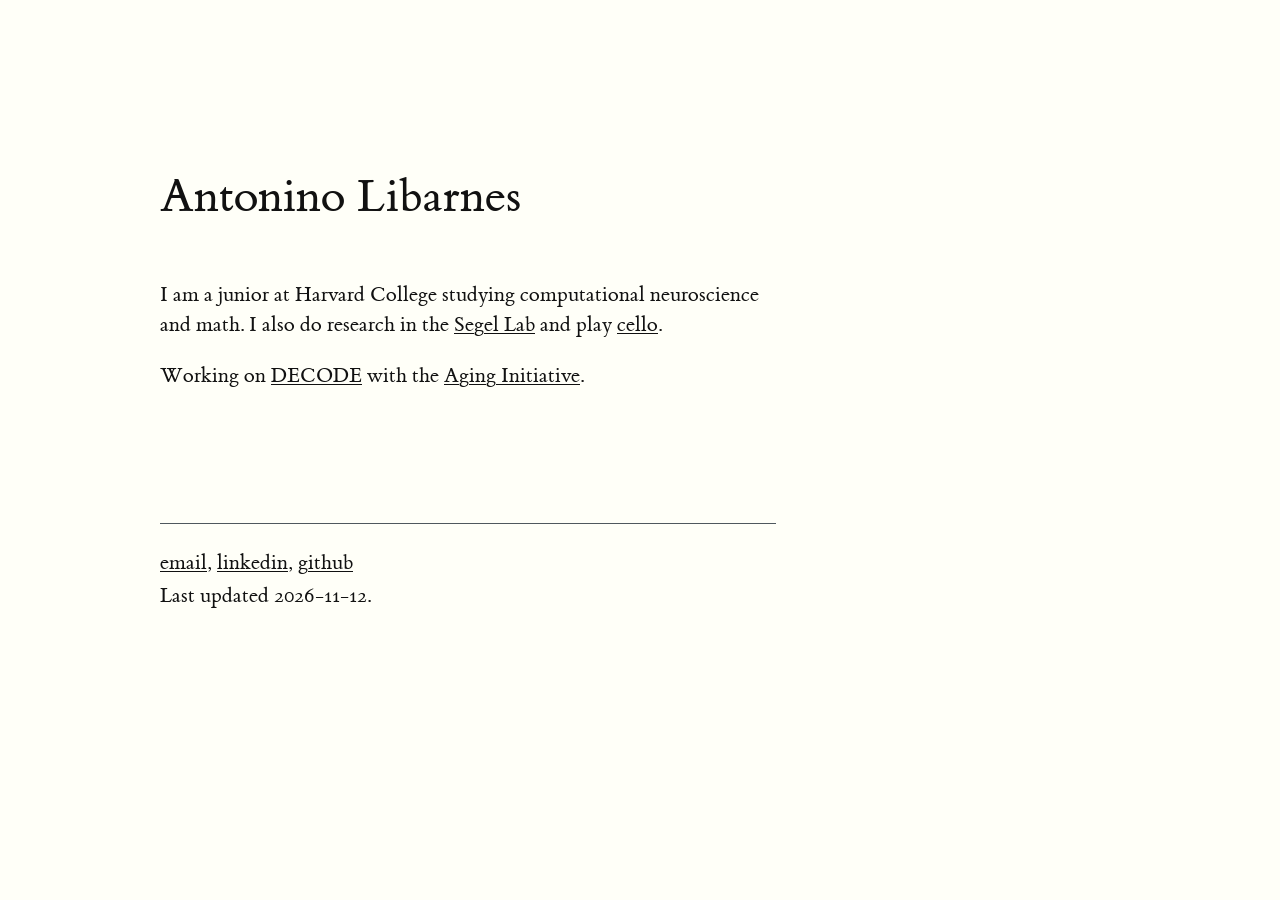
<file: index.html>
<!doctype html>
<html lang="en-US">
  <head>
    <meta charset="utf-8" />
    <meta name="viewport" content="width=device-width, initial-scale=1" />
    <title>Antonino Libarnes</title>
    <link rel="stylesheet" href="styles.css" />
    <link rel="icon" href="favicon.ico" sizes="any" />
  </head>
  <body>
    <header>
      <!---
      <nav>
        <ul>
          <li><a href="/" aria-current="page">home</a></li>
          <li><a href="/now/">now</a></li>
        </ul>
      </nav>
--->
    </header>
    <main>
      <article>
        <h1>Antonino Libarnes</h1>
        <section>
          <p>
            I am a junior at Harvard College studying computational neuroscience
            and math. I also do research in the
            <a href="https://segel.group">Segel Lab</a> and play
            <a href="https://crimsoncellos.com">cello</a>.
          </p>
          <p>
            Working on <a href="https://decodeaging.ai">DECODE</a> with the
            <a href="https://aging-initiative.org">Aging Initiative</a>.
          </p>
        </section>
      </article>
    </main>
    <footer>
      <hr />
      <address>
        <a
          href="&#x6D;&#x61;&#x69;&#x6C;&#x74;&#x6F;&#x3A;&#x61;&#x6E;&#x74;&#x6F;&#x6E;&#x69;&#x6E;&#x6F;&#x6C;&#x69;&#x62;&#x61;&#x72;&#x6E;&#x65;&#x73;&#x40;&#x63;&#x6F;&#x6C;&#x6C;&#x65;&#x67;&#x65;&#x2E;&#x68;&#x61;&#x72;&#x76;&#x61;&#x72;&#x64;&#x2E;&#x65;&#x64;&#x75;"
          >email</a
        >, <a href="https://linkedin.com/in/anjolib">linkedin</a>,
        <a href="https://github.com/anjolib">github</a>
      </address>
      <p>
        Last updated
        <time datetime="2026-11-12">2026-11-12</time>.
      </p>
    </footer>
  </body>
</html>
</file>
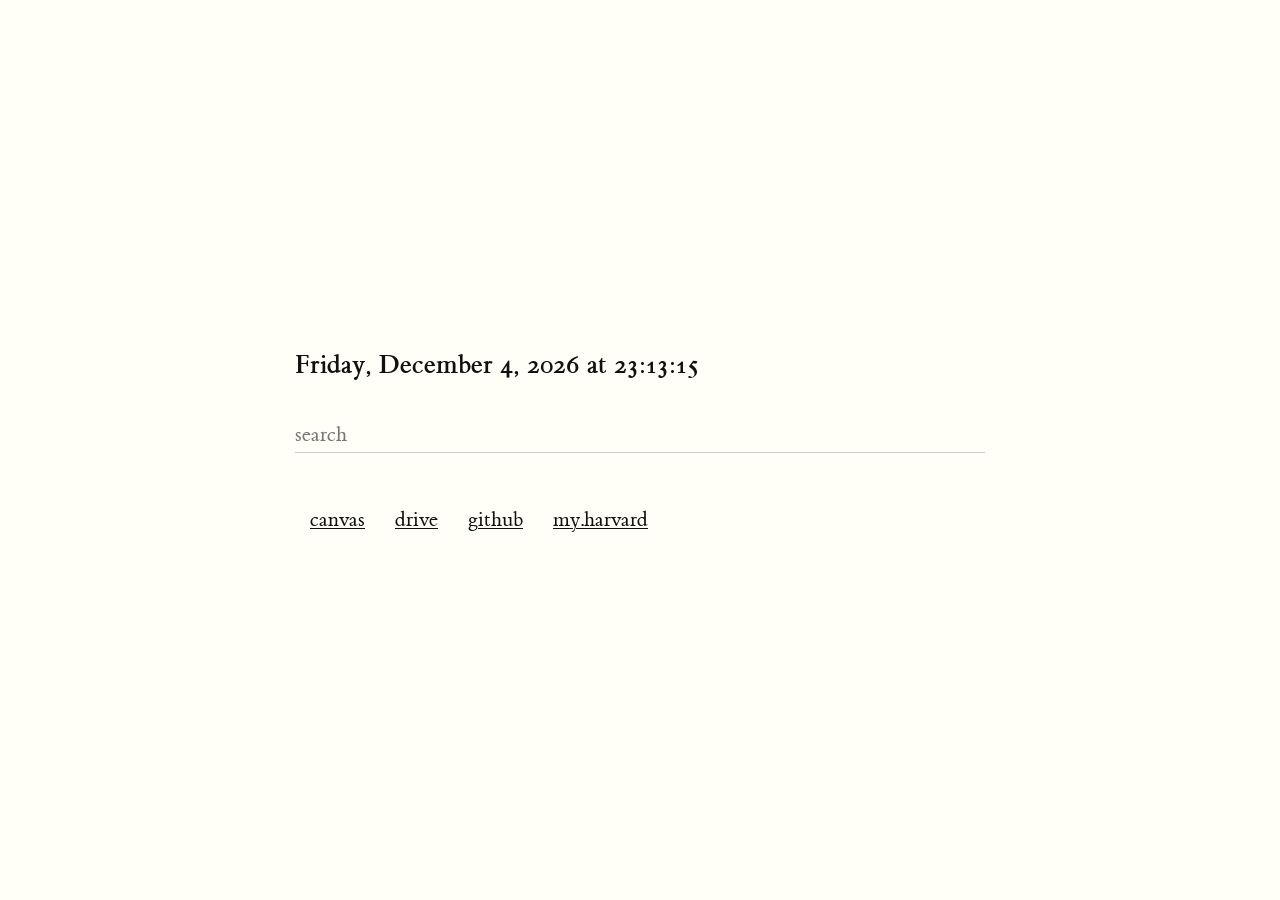
<file: start/index.html>
<!doctype html>
<html lang="en-US">
  <head>
    <meta charset="utf-8" />
    <meta name="viewport" content="width=device-width, initial-scale=1" />
    <meta name="robots" content="noindex" />
    <title>home</title>
    <link rel="stylesheet" href="../styles.css" />
    <link rel="stylesheet" href="./style.css" />
    <link rel="icon" href="../favicon.ico" sizes="any" />
  </head>
  <body>
    <main>
      <p><time id="clock"></time></p>
      <form action="https://search.brave.com/search" method="get" role="search">
        <input
          type="search"
          name="q"
          aria-label="Search with Brave"
          placeholder="search"
          autocomplete="off"
        />
      </form>
      <nav>
        <section>
          <ul>
            <li><a href="https://canvas.harvard.edu">canvas</a></li>
            <li><a href="https://drive.google.com">drive</a></li>
            <li><a href="https://github.com/anjolib">github</a></li>
            <li><a href="https://my.harvard.edu">my.harvard</a></li>
          </ul>
        </section>
      </nav>
    </main>
    <script>
      const clock = document.getElementById("clock");

      function tick() {
        const now = new Date();
        clock.dateTime = now.toISOString();
        clock.textContent = now.toLocaleString("en-US", {
          weekday: "long",
          year: "numeric",
          month: "long",
          day: "numeric",
          hour: "numeric",
          minute: "2-digit",
          second: "2-digit",
          hour12: false,
        });
      }

      tick();
      setInterval(tick, 1000);
    </script>
  </body>
</html>
</file>
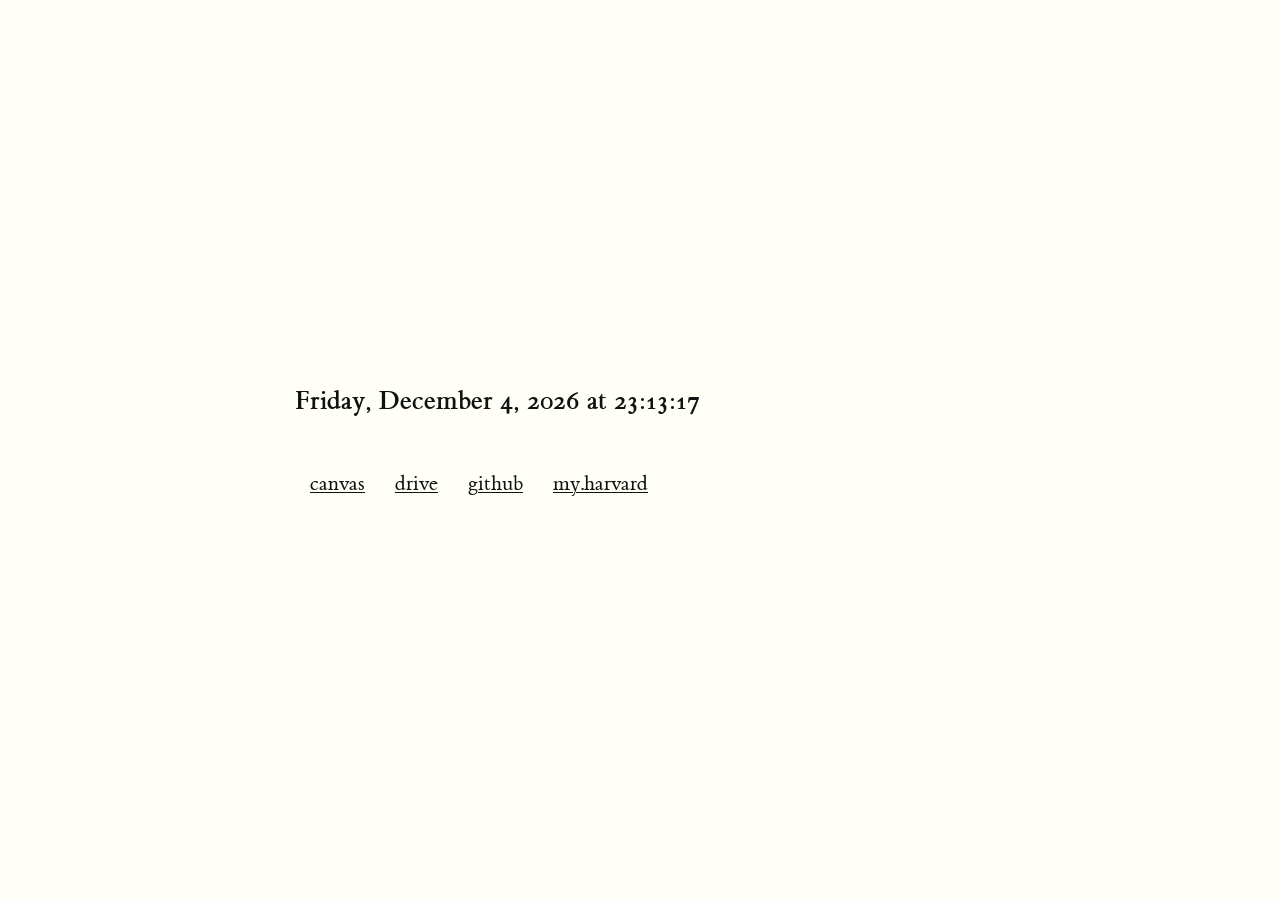
<file: startpage/index.html>
<!doctype html>
<html lang="en-US">
  <head>
    <meta charset="utf-8" />
    <meta name="viewport" content="width=device-width, initial-scale=1" />
    <meta name="robots" content="noindex" />
    <title>home</title>
    <link rel="stylesheet" href="../styles.css" />
    <link rel="stylesheet" href="./style.css" />
    <link rel="icon" href="../favicon.ico" sizes="any" />
  </head>
  <body>
    <main>
      <p><time id="clock"></time></p>
      <nav>
        <section>
          <ul>
            <li><a href="https://canvas.harvard.edu">canvas</a></li>
            <li><a href="https://drive.google.com">drive</a></li>
            <li><a href="https://github.com/anjolib">github</a></li>
            <li><a href="https://my.harvard.edu">my.harvard</a></li>
          </ul>
        </section>
      </nav>
    </main>
    <script>
      const clock = document.getElementById("clock");

      function tick() {
        const now = new Date();
        clock.dateTime = now.toISOString();
        clock.textContent = now.toLocaleString("en-US", {
          weekday: "long",
          year: "numeric",
          month: "long",
          day: "numeric",
          hour: "numeric",
          minute: "2-digit",
          second: "2-digit",
          hour12: false,
        });
      }

      tick();
      setInterval(tick, 1000);
    </script>
  </body>
</html>
</file>
<file: styles.css>
/* adapted from
* https://github.com/edwardtufte/tufte-css
* Copyright (c) 2014 Dave Liepmann
*
* https://github.com/sainnhe/everforest
* Copyright (c) 2019 sainnhe
*/

@font-face {
  font-family: "Hanken Grotesk";
  src: url("fonts/hanken-grotesk/HankenGrotesk[wght].woff2") format("woff2");
  font-weight: 100 900;
  font-style: normal;
  font-display: swap;
}

@font-face {
  font-family: "Hanken Grotesk";
  src: url("fonts/hanken-grotesk/HankenGrotesk-Italic[wght].woff2")
    format("woff2");
  font-weight: 100 900;
  font-style: italic;
  font-display: swap;
}

@font-face {
  font-family: "ET Book";
  src: url("fonts/et-book/etbookot-roman-webfont.woff2") format("woff2");
  font-weight: 400;
  font-style: normal;
  font-display: swap;
}

@font-face {
  font-family: "ET Book";
  src: url("fonts/et-book/etbookot-italic-webfont.woff2") format("woff2");
  font-weight: 400;
  font-style: italic;
  font-display: swap;
}

@font-face {
  font-family: "ET Book";
  src: url("fonts/et-book/etbookot-bold-webfont.woff2") format("woff2");
  font-weight: 700;
  font-style: normal;
  font-display: swap;
}

@font-face {
  font-family: "Hasklig";
  src: url("fonts/hasklig/Hasklig-Regular.woff2") format("woff2");
  font-weight: 400;
  font-style: normal;
  font-display: swap;
}

html {
  font-size: 93.75%;
}

body {
  width: 87.5%;
  padding-left: 12.5%;
  margin-left: auto;
  margin-right: auto;
  font-family: "ET Book", Georgia, serif;
  background-color: #fffff8;
  color: #111;
  max-width: 1400px;
}

h1 {
  font-weight: 400;
  font-size: 3.2rem;
  margin-top: 4rem;
  margin-bottom: 1.5rem;
  line-height: 1;
}

h2 {
  font-style: italic;
  font-weight: 400;
  font-size: 2.2rem;
  margin-top: 2.1rem;
  margin-bottom: 1.4rem;
  line-height: 1;
}

h3 {
  font-style: italic;
  font-weight: 400;
  font-size: 1.7rem;
  margin-top: 2rem;
  margin-bottom: 1.4rem;
  line-height: 1;
}

hr {
  display: block;
  height: 1px;
  width: 55%;
  border: 0;
  border-top: 1px solid #4f585e;
  margin: 1em 0;
  padding: 0;
}

p,
dl,
ul,
ol {
  font-size: 1.4rem;
  line-height: 2rem;
}

p {
  margin-top: 1.4rem;
  margin-bottom: 1.4rem;
  padding-right: 0;
  vertical-align: baseline;
}

a:link,
a:visited,
a:active {
  color: inherit;
  text-underline-offset: 0.1em;
  text-decoration-thickness: 0.05em;
}

a:hover {
  color: #88c0d0;
}

article {
  padding: 5rem 0rem;
}

section {
  padding-top: 1rem;
  padding-bottom: 1rem;
}

section > p,
section > footer,
section > table {
  width: 55%;
}

section > dl,
section > ol,
section > ul {
  width: 50%;
  -webkit-padding-start: 5%;
}

header,
footer {
  font-size: 1.4rem;
  line-height: 1.6;
}

header {
  padding-top: 2rem;
}

nav ul {
  list-style-type: none;
  margin: 0;
  padding: 0;
  display: flex;
  align-items: baseline;
}

nav ul li a {
  padding: 1rem;
}

nav ul li a[aria-current="page"] {
  font-weight: 700;
}

footer address {
  font-style: normal;
}

footer p {
  font-size: inherit;
  line-height: inherit;
  margin: 0;
}

@media (max-width: 760px) {
  body {
    width: 84%;
    padding-left: 8%;
    padding-right: 8%;
  }

  h1 {
    font-size: 2.4rem;
  }

  hr,
  section > p,
  section > footer,
  section > table {
    width: 100%;
  }

  section > dl,
  section > ol,
  section > ul {
    width: 90%;
  }
}
</file>
<file: start/style.css>
body {
  width: auto;
  min-height: 100vh;
  margin: 0;
  padding: 3rem 8%;
  box-sizing: border-box;
  display: flex;
  align-items: center;
  justify-content: center;
}

main {
  width: 100%;
  max-width: 46rem;
}

main > p {
  width: auto;
  font-size: 1.8rem;
  font-weight: 700;
  margin: 0 0 2.5rem;
}

form {
  margin: 0 0 2.5rem;
}

input {
  width: 100%;
  font: inherit;
  font-size: 1.4rem;
  color: inherit;
  background: transparent;
  border: 0;
  border-bottom: 1px solid #ccc;
  padding: 0.3rem 0;
}

input:focus {
  outline: none;
  border-bottom-color: #88c0d0;
}

nav {
  display: grid;
  grid-template-columns: repeat(auto-fit, minmax(9rem, 1fr));
  gap: 2.5rem 3rem;
}

h2 {
  margin: 0 0 0.8rem;
  font-size: 1.4rem;
  font-weight: 400;
}

ul {
  list-style: none;
  margin: 0;
  padding: 0;
  font-size: 1.4rem;
  line-height: 2rem;
}
</file>
<file: startpage/style.css>
body {
  width: auto;
  min-height: 100vh;
  margin: 0;
  padding: 3rem 8%;
  box-sizing: border-box;
  display: flex;
  align-items: center;
  justify-content: center;
}

main {
  width: 100%;
  max-width: 46rem;
}

main > p {
  width: auto;
  font-size: 1.8rem;
  font-weight: 700;
  margin: 0 0 2.5rem;
}

nav {
  display: grid;
  grid-template-columns: repeat(auto-fit, minmax(9rem, 1fr));
  gap: 2.5rem 3rem;
}

h2 {
  margin: 0 0 0.8rem;
  font-size: 1.4rem;
  font-weight: 400;
}

ul {
  list-style: none;
  margin: 0;
  padding: 0;
  font-size: 1.4rem;
  line-height: 2rem;
}
</file>
